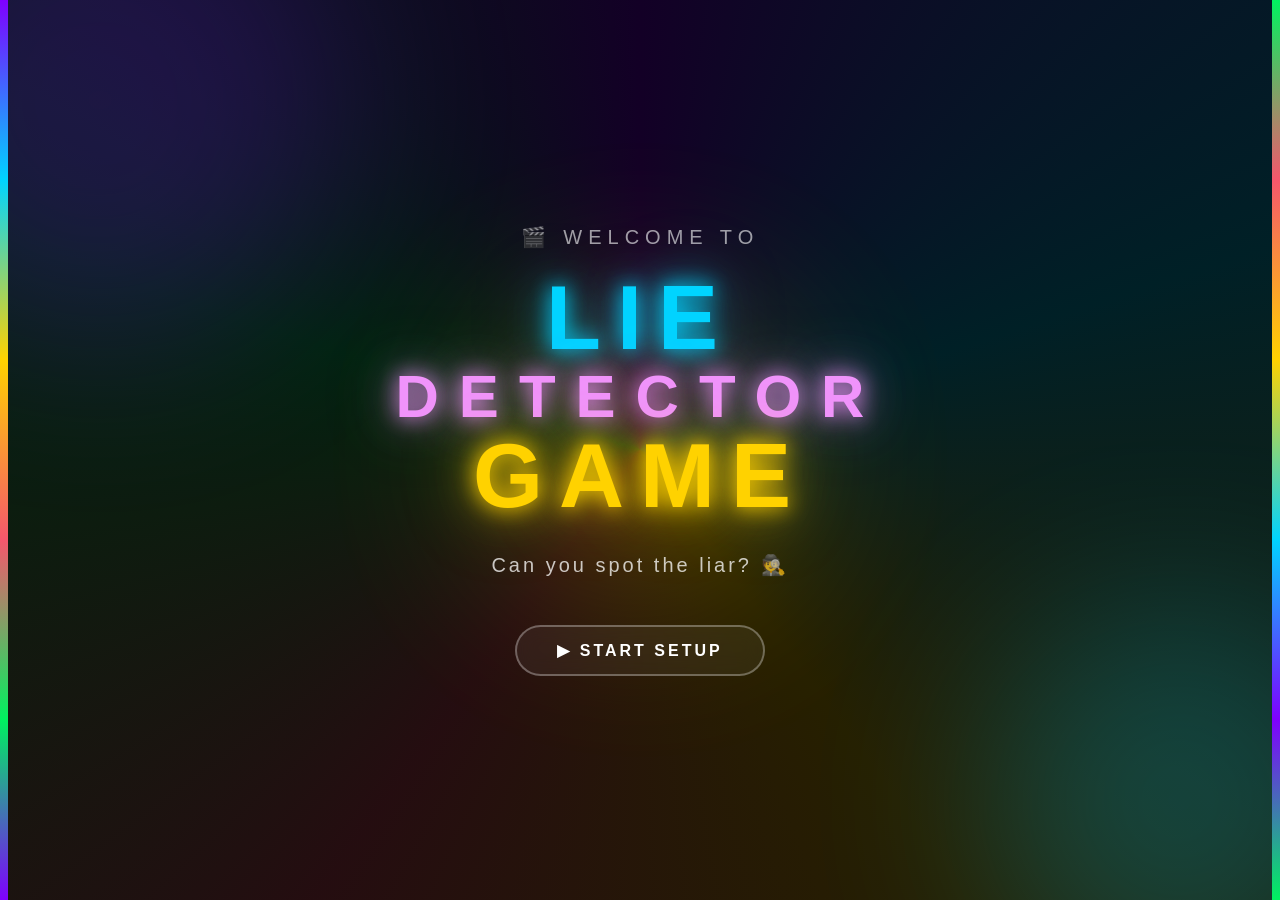
<file: index.html>
<!DOCTYPE html>
<html>
<head>
    <meta charset="UTF-8">
    <title>Lie Detector Game</title>
    <link rel="stylesheet" href="style.css">
</head>
<body>

    <!-- ===================== -->
    <!-- CINEMATIC OPENING     -->
    <!-- ===================== -->
    <div id="opening-screen">

        <!-- Flashing light bars -->
        <div class="light-bar left-bar"></div>
        <div class="light-bar right-bar"></div>

        <!-- Spotlight circles -->
        <div class="spotlight spot-1"></div>
        <div class="spotlight spot-2"></div>
        <div class="spotlight spot-3"></div>

        <!-- Game show title -->
        <div id="opening-content">
            <div id="opening-subtitle">🎬 Welcome to</div>
            <div id="opening-title">
                <span class="title-word">LIE</span>
                <span class="title-word">DETECTOR</span>
                <span class="title-word">GAME</span>
            </div>
            <div id="opening-tagline">Can you spot the liar? 🕵️</div>
            <button id="skip-btn" onclick="skipOpening()">▶ Start Setup</button>
        </div>

    </div>

    <!-- ===================== -->
    <!-- MAIN GAME SETUP       -->
    <!-- ===================== -->
    <div id="main-content" class="hidden">

        <nav>
            <span class="nav-title">🕵️ Lie Detector Game</span>
            <a href="rules.html" class="nav-btn">📖 Rules</a>
        </nav>

        <div class="container">
            <h1>🎉 Welcome!</h1>
            <p class="subtitle">Add up to 20 players, then start the game.</p>

            <div class="card">
                <h2>👥 Add Players</h2>
                <div id="input-section">
                    <input type="text" id="player-input" placeholder="Enter player name..." />
                    <button id="add-player-btn">Add Player</button>
                </div>
                <ul id="player-list"></ul>
                <p id="player-count">0 / 20 players added</p>
            </div>

            <button id="start-game-btn" class="big-btn">🚀 Start Game</button>
        </div>

    </div>

    <script src="script.js"></script>
</body>
</html>
</file>
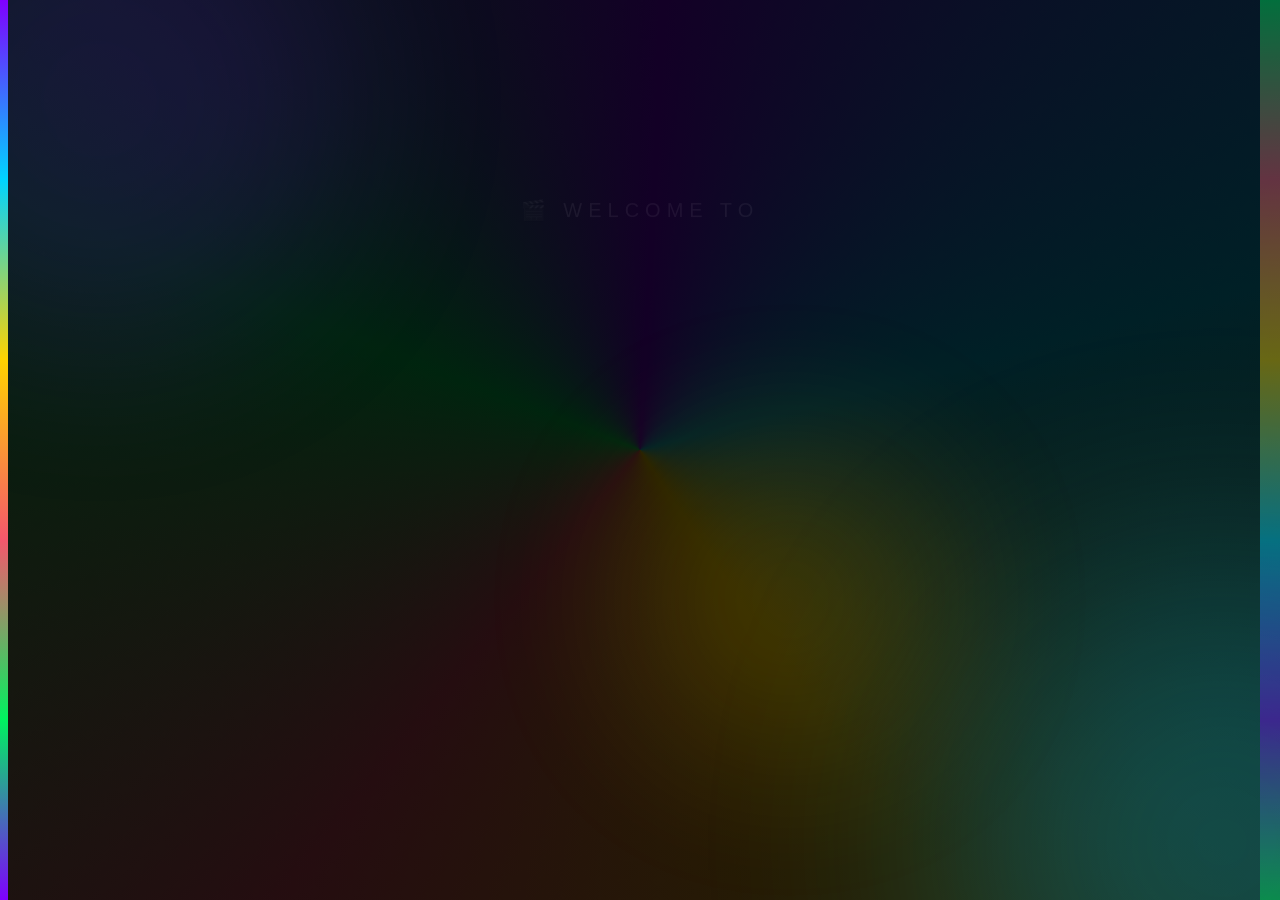
<file: game.html>
<!DOCTYPE html>
<html>
<head>
    <meta charset="UTF-8">
    <title>Lie Detector Game</title>
    <link rel="stylesheet" href="style.css">
</head>
<body>

    <!-- Navigation -->
    <nav>
        <span class="nav-title">🕵️ Lie Detector Game</span>
        <a href="index.html" class="nav-btn">🏠 Home</a>
    </nav>

    <div class="container">

        <!-- ===================== -->
        <!-- STAGE 1: SPEAKER REVEAL -->
        <!-- ===================== -->
        <div id="stage-1" class="stage">
            <p class="stage-label">Round <span class="round-display">1</span> of 3</p>
            <h1>🎯 Speaker This Round</h1>
            <div class="card">
                <p class="subtitle">The spotlight is on...</p>
                <!-- Dramatic reveal animation -->
                <div id="speaker-reveal">
                    <div id="speaker-cycling" class="big-name cycling">?</div>
                    <h2 id="speaker-name" class="big-name hidden">-</h2>
                </div>
                <p class="subtitle">Get ready to craft your 2 lies and 1 truth!</p>
            </div>
            <button class="big-btn" onclick="goToStage(2)">⏱ Start Prep Timer</button>
        </div>

        <!-- ===================== -->
        <!-- STAGE 2: PREP TIMER -->
        <!-- ===================== -->
        <div id="stage-2" class="stage hidden">
            <p class="stage-label">Round <span class="round-display">1</span> of 3</p>
            <h1>🧠 Prep Time!</h1>
            <div class="card">
                <p class="subtitle">Think of <strong>2 lies</strong> and <strong>1 truth</strong></p>
                <div id="prep-timer-circle" class="timer-circle">
                    <span id="prep-timer-display">90</span>
                </div>
                <p id="prep-timer-status" class="subtitle">Timer running...</p>
            </div>
            <button class="big-btn" onclick="endPrepTimer()">⏭ Skip to Guessing</button>
        </div>

        <!-- ===================== -->
        <!-- STAGE 3: GUESSING TIMER -->
        <!-- ===================== -->
        <div id="stage-3" class="stage hidden">
            <p class="stage-label">Round <span class="round-display">1</span> of 3</p>
            <h1>💬 Guessing Time!</h1>
            <div class="card">
                <p class="subtitle">📲 Players — type your guess in <strong>MS Teams chat</strong> now!</p>
                <div id="guess-timer-circle" class="timer-circle">
                    <span id="guess-timer-display">60</span>
                </div>
                <p id="guess-timer-status" class="subtitle">Timer running...</p>
            </div>
            <button class="big-btn" onclick="endGuessTimer()">⏭ Skip to Scoring</button>
        </div>

        <!-- ===================== -->
        <!-- STAGE 4: SCORING -->
        <!-- ===================== -->
        <div id="stage-4" class="stage hidden">
            <p class="stage-label">Round <span class="round-display">1</span> of 3</p>
            <h1>🏅 Scoring</h1>

            <div class="card">
                <h2>✅ Correct Guessers</h2>
                <p class="subtitle">Click +1 for each player who guessed correctly</p>
                <ul id="guesser-list"></ul>
            </div>

            <div class="card">
                <h2>🎭 Speaker: <span id="scoring-speaker-name">-</span></h2>
                <p class="subtitle">How many players guessed <strong>wrong</strong>?</p>
                <div id="wrong-guess-section">
                    <div id="wrong-count-display">Wrong guesses: <strong id="wrong-count">0</strong></div>
                    <br>
                    <button class="yellow-btn" onclick="addWrongGuess()">+1 Wrong Guess</button>
                    <button class="red-btn" onclick="removeWrongGuess()">-1 Wrong Guess</button>
                </div>
                <p id="speaker-points-earned" class="subtitle" style="margin-top:12px; color:#00d4ff;"></p>
            </div>

            <button class="big-btn" id="done-scoring-btn" onclick="doneScoringClicked()">✅ Done Scoring</button>

            <div id="fooled-message" class="card hidden" style="margin-top: 24px;">
                <h2 id="fooled-text"></h2>
            </div>

            <div id="next-round-div" class="hidden" style="margin-top: 20px;">
                <button class="big-btn" onclick="goToNextRound()">⏭ Next Round</button>
            </div>
        </div>

        <!-- ===================== -->
        <!-- STAGE 5: LEADERBOARD -->
        <!-- ===================== -->
        <div id="stage-5" class="stage hidden">
            <p class="stage-label">Round <span class="round-display">1</span> of 3</p>
            <h1 id="leaderboard-title">📊 Round Leaderboard</h1>
            <div class="card">
                <ol id="leaderboard-list"></ol>
            </div>
            <button class="big-btn" id="leaderboard-next-btn" onclick="leaderboardNext()">⏭ Next Round</button>
        </div>

    </div>

    <div id="fireworks-container"></div>

    <script src="game.js"></script>
</body>
</html>
</file>
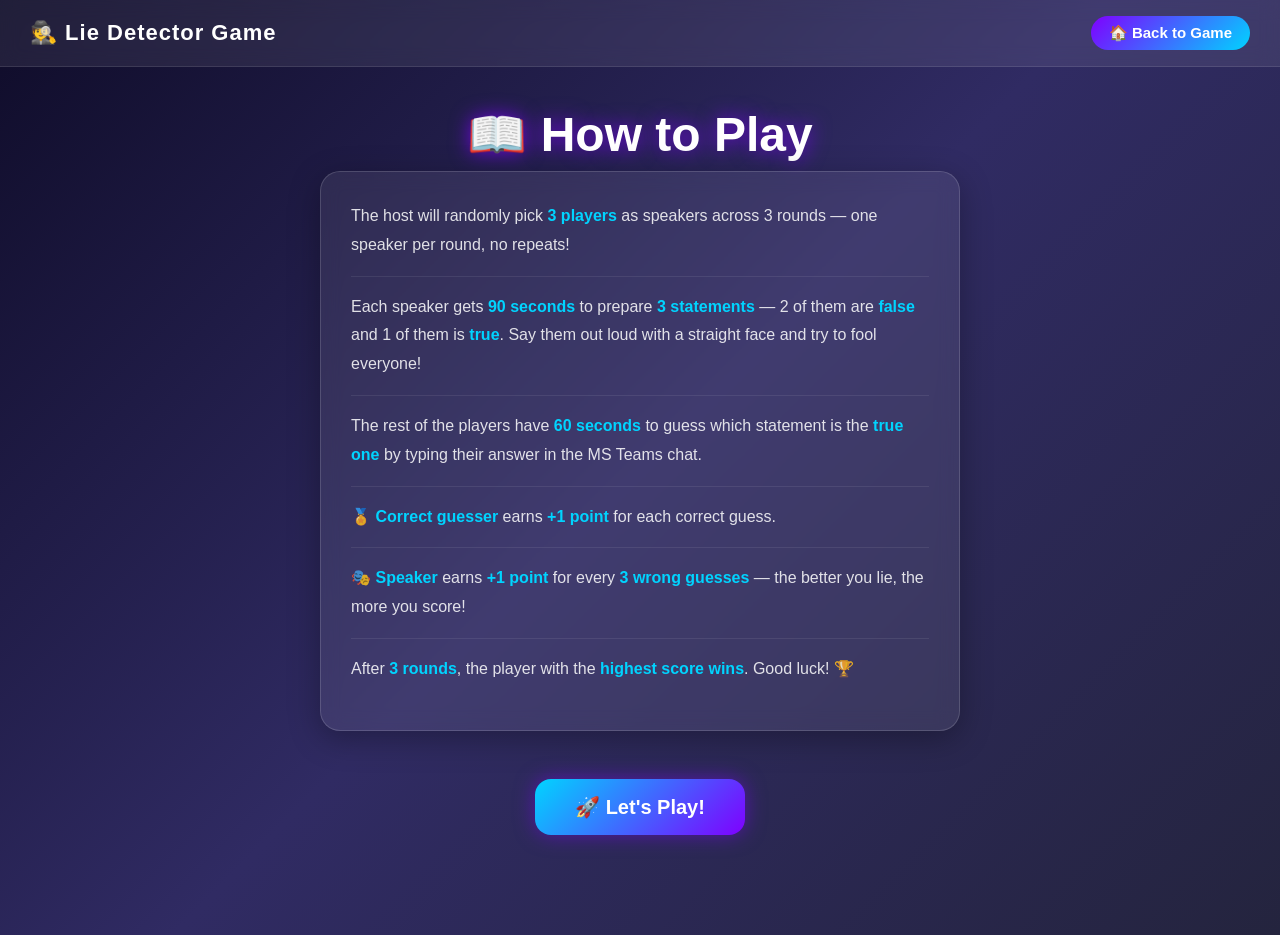
<file: rules.html>
<!DOCTYPE html>
<html>
<head>
    <meta charset="UTF-8">
    <title>Game Rules - Lie Detector</title>
    <link rel="stylesheet" href="style.css">
</head>
<body>

    <!-- Navigation bar -->
    <nav>
        <span class="nav-title">🕵️ Lie Detector Game</span>
        <a href="index.html" class="nav-btn">🏠 Back to Game</a>
    </nav>

    <div class="container">
        <h1>📖 How to Play</h1>

        <div class="card rules-card">

            <p class="rules-text">
                The host will randomly pick <strong>3 players</strong> as speakers across 3 rounds — one speaker per round, no repeats!
            </p>

            <p class="rules-text">
                Each speaker gets <strong>90 seconds</strong> to prepare <strong>3 statements</strong> — 2 of them are <strong>false</strong> and 1 of them is <strong>true</strong>. Say them out loud with a straight face and try to fool everyone!
            </p>

            <p class="rules-text">
                The rest of the players have <strong>60 seconds</strong> to guess which statement is the <strong>true one</strong> by typing their answer in the MS Teams chat.
            </p>

            <p class="rules-text">
                🏅 <strong>Correct guesser</strong> earns <strong>+1 point</strong> for each correct guess.
            </p>

            <p class="rules-text">
                🎭 <strong>Speaker</strong> earns <strong>+1 point</strong> for every <strong>3 wrong guesses</strong> — the better you lie, the more you score!
            </p>

            <p class="rules-text">
                After <strong>3 rounds</strong>, the player with the <strong>highest score wins</strong>. Good luck! 🏆
            </p>

        </div>

        <a href="index.html" class="big-btn-link">🚀 Let's Play!</a>

    </div>

</body>
</html>
</file>
<file: style.css>
/* ========================================
   BASE & RESET
======================================== */
* {
    box-sizing: border-box;
    margin: 0;
    padding: 0;
}

body {
    font-family: 'Arial Rounded MT Bold', Arial, sans-serif;
    background: linear-gradient(135deg, #0f0c29, #302b63, #24243e);
    min-height: 100vh;
    padding-bottom: 60px;
    color: white;
}

/* ========================================
   CINEMATIC OPENING
======================================== */
#opening-screen {
    position: fixed;
    top: 0;
    left: 0;
    width: 100vw;
    height: 100vh;
    background: #000;
    z-index: 9999;
    display: flex;
    flex-direction: column;
    align-items: center;
    justify-content: center;
    overflow: hidden;
}

/* Animated background gradient */
#opening-screen::before {
    content: '';
    position: absolute;
    width: 200%;
    height: 200%;
    background: conic-gradient(
        from 0deg,
        #7f00ff, #00d4ff, #ffd200,
        #f5576c, #00f260, #7f00ff
    );
    animation: spinBg 6s linear infinite;
    opacity: 0.15;
    top: -50%;
    left: -50%;
}

@keyframes spinBg {
    from { transform: rotate(0deg); }
    to   { transform: rotate(360deg); }
}

/* Flashing light bars */
.light-bar {
    position: absolute;
    top: 0;
    width: 8px;
    height: 100%;
    z-index: 2;
}

.left-bar {
    left: 0;
    background: linear-gradient(180deg,
        #7f00ff, #00d4ff, #ffd200,
        #f5576c, #00f260, #7f00ff);
    animation: barPulse 0.5s infinite alternate;
}

.right-bar {
    right: 0;
    background: linear-gradient(180deg,
        #00f260, #f5576c, #ffd200,
        #00d4ff, #7f00ff, #00f260);
    animation: barPulse 0.5s infinite alternate-reverse;
}

@keyframes barPulse {
    from { opacity: 1; width: 8px; }
    to   { opacity: 0.4; width: 20px; }
}

/* Spotlight blobs */
.spotlight {
    position: absolute;
    border-radius: 50%;
    filter: blur(90px);
    opacity: 0.2;
    z-index: 1;
}

.spot-1 {
    width: 500px;
    height: 500px;
    background: #7f00ff;
    top: -150px;
    left: -150px;
    animation: blobFloat 4s ease-in-out infinite alternate;
}

.spot-2 {
    width: 400px;
    height: 400px;
    background: #00d4ff;
    bottom: -100px;
    right: -100px;
    animation: blobFloat 3.5s ease-in-out infinite alternate-reverse;
}

.spot-3 {
    width: 300px;
    height: 300px;
    background: #ffd200;
    top: 50%;
    left: 50%;
    transform: translate(-50%, -50%);
    animation: blobFloat 5s ease-in-out infinite alternate;
}

@keyframes blobFloat {
    from { transform: scale(1) translate(0, 0); opacity: 0.15; }
    to   { transform: scale(1.4) translate(30px, 30px); opacity: 0.25; }
}

/* Opening content */
#opening-content {
    position: relative;
    z-index: 10;
    text-align: center;
    display: flex;
    flex-direction: column;
    align-items: center;
    gap: 16px;
}

#opening-subtitle {
    font-size: 20px;
    color: rgba(255,255,255,0.6);
    letter-spacing: 6px;
    text-transform: uppercase;
    animation: fadeSlideDown 0.8s ease-out forwards;
}

@keyframes fadeSlideDown {
    from { opacity: 0; transform: translateY(-30px); }
    to   { opacity: 1; transform: translateY(0); }
}

/* Title words */
#opening-title {
    display: flex;
    flex-direction: column;
    align-items: center;
    gap: 4px;
    margin: 8px 0;
}

.title-word {
    font-size: 90px;
    font-weight: 900;
    letter-spacing: 16px;
    text-transform: uppercase;
    opacity: 0;
    display: block;
    animation: wordBurst 0.7s cubic-bezier(0.175, 0.885, 0.32, 1.275) forwards;
    line-height: 1;
}

.title-word:nth-child(1) {
    color: #00d4ff;
    text-shadow:
        0 0 20px rgba(0,212,255,1),
        0 0 40px rgba(0,212,255,0.7),
        0 0 80px rgba(0,212,255,0.4);
    animation-delay: 0.4s;
}

.title-word:nth-child(2) {
    color: #f093fb;
    text-shadow:
        0 0 20px rgba(240,147,251,1),
        0 0 40px rgba(240,147,251,0.7),
        0 0 80px rgba(240,147,251,0.4);
    animation-delay: 0.9s;
    font-size: 60px;
    letter-spacing: 20px;
}

.title-word:nth-child(3) {
    color: #ffd200;
    text-shadow:
        0 0 20px rgba(255,210,0,1),
        0 0 40px rgba(255,210,0,0.7),
        0 0 80px rgba(255,210,0,0.4);
    animation-delay: 1.4s;
}

@keyframes wordBurst {
    0%   { opacity: 0; transform: scale(3); filter: blur(20px); }
    60%  { opacity: 1; transform: scale(0.95); filter: blur(0); }
    80%  { transform: scale(1.05); }
    100% { opacity: 1; transform: scale(1); filter: blur(0); }
}

/* Tagline */
#opening-tagline {
    font-size: 20px;
    color: rgba(255,255,255,0.75);
    letter-spacing: 3px;
    opacity: 0;
    animation: fadeSlideUp 0.8s ease-out 2s forwards;
    margin-top: 8px;
}

@keyframes fadeSlideUp {
    from { opacity: 0; transform: translateY(20px); }
    to   { opacity: 1; transform: translateY(0); }
}

/* Skip button */
#skip-btn {
    margin-top: 32px;
    background: transparent;
    color: white;
    font-size: 16px;
    padding: 14px 40px;
    border: 2px solid rgba(255,255,255,0.3);
    border-radius: 40px;
    cursor: pointer;
    letter-spacing: 3px;
    text-transform: uppercase;
    opacity: 0;
    animation: fadeSlideUp 0.8s ease-out 2.5s forwards;
    transition: all 0.3s;
    backdrop-filter: blur(10px);
    background: rgba(255,255,255,0.05);
}

#skip-btn:hover {
    border-color: #00d4ff;
    color: #00d4ff;
    box-shadow: 0 0 20px rgba(0,212,255,0.4);
    transform: scale(1.05);
}

/* ========================================
   NAVIGATION BAR
======================================== */
nav {
    background: rgba(255, 255, 255, 0.08);
    backdrop-filter: blur(10px);
    display: flex;
    justify-content: space-between;
    align-items: center;
    padding: 16px 30px;
    border-bottom: 1px solid rgba(255, 255, 255, 0.1);
}

.nav-title {
    color: white;
    font-size: 22px;
    font-weight: bold;
    letter-spacing: 1px;
}

.nav-btn {
    background: linear-gradient(135deg, #7f00ff, #00d4ff);
    color: white;
    padding: 8px 18px;
    border-radius: 20px;
    text-decoration: none;
    font-size: 15px;
    font-weight: bold;
    transition: opacity 0.2s, transform 0.2s;
}

.nav-btn:hover {
    opacity: 0.85;
    transform: scale(1.05);
}

/* ========================================
   CONTAINER
======================================== */
.container {
    max-width: 680px;
    margin: 40px auto;
    padding: 0 20px;
    text-align: center;
}

h1 {
    font-size: 48px;
    color: white;
    text-shadow: 0 0 20px rgba(127, 0, 255, 0.8);
    margin-bottom: 8px;
}

.subtitle {
    color: rgba(255, 255, 255, 0.75);
    font-size: 18px;
    margin-bottom: 28px;
}

/* ========================================
   CARDS
======================================== */
.card {
    background: rgba(255, 255, 255, 0.08);
    border: 1px solid rgba(255, 255, 255, 0.15);
    border-radius: 20px;
    padding: 30px;
    margin-bottom: 24px;
    backdrop-filter: blur(10px);
    box-shadow: 0 8px 32px rgba(0, 0, 0, 0.3);
}

.card h2 {
    font-size: 24px;
    margin-bottom: 18px;
    color: #00d4ff;
    text-shadow: 0 0 10px rgba(0, 212, 255, 0.5);
}

/* ========================================
   INPUT & BUTTONS
======================================== */
#input-section {
    display: flex;
    justify-content: center;
    gap: 10px;
    flex-wrap: wrap;
}

#player-input {
    padding: 12px 16px;
    font-size: 16px;
    width: 240px;
    border: 2px solid rgba(255, 255, 255, 0.2);
    border-radius: 12px;
    background: rgba(255, 255, 255, 0.1);
    color: white;
    outline: none;
    transition: border 0.2s;
}

#player-input::placeholder {
    color: rgba(255, 255, 255, 0.45);
}

#player-input:focus {
    border-color: #00d4ff;
    box-shadow: 0 0 10px rgba(0, 212, 255, 0.4);
}

button {
    padding: 12px 20px;
    font-size: 16px;
    cursor: pointer;
    border: none;
    border-radius: 12px;
    font-weight: bold;
    transition: transform 0.15s, opacity 0.2s;
}

button:hover {
    opacity: 0.88;
    transform: scale(1.04);
}

#add-player-btn {
    background: linear-gradient(135deg, #7f00ff, #00d4ff);
    color: white;
}

.big-btn {
    background: linear-gradient(135deg, #00d4ff, #7f00ff);
    color: white;
    font-size: 20px;
    padding: 16px 40px;
    border-radius: 16px;
    border: none;
    cursor: pointer;
    font-weight: bold;
    box-shadow: 0 0 20px rgba(127, 0, 255, 0.5);
    transition: transform 0.15s, opacity 0.2s;
}

.big-btn:hover {
    transform: scale(1.05);
    opacity: 0.9;
}

.big-btn-link {
    display: inline-block;
    margin-top: 24px;
    background: linear-gradient(135deg, #00d4ff, #7f00ff);
    color: white;
    font-size: 20px;
    padding: 16px 40px;
    border-radius: 16px;
    text-decoration: none;
    font-weight: bold;
    box-shadow: 0 0 20px rgba(127, 0, 255, 0.5);
    transition: transform 0.15s, opacity 0.2s;
}

.big-btn-link:hover {
    transform: scale(1.05);
    opacity: 0.9;
}

.green-btn {
    background: linear-gradient(135deg, #00f260, #0575e6);
    color: white;
}

.yellow-btn {
    background: linear-gradient(135deg, #f7971e, #ffd200);
    color: #222;
}

.red-btn {
    background: linear-gradient(135deg, #f5576c, #f093fb);
    color: white;
}

/* ========================================
   PLAYER LIST
======================================== */
#player-list {
    list-style: none;
    margin-top: 16px;
}

#player-list li {
    font-size: 17px;
    padding: 8px 0;
    color: rgba(255, 255, 255, 0.9);
}

#player-count {
    margin-top: 14px;
    font-size: 15px;
    color: rgba(255, 255, 255, 0.5);
}

/* ========================================
   TIMER CIRCLE
======================================== */
.timer-circle {
    width: 150px;
    height: 150px;
    border-radius: 50%;
    background: linear-gradient(135deg, #7f00ff, #00d4ff);
    display: flex;
    align-items: center;
    justify-content: center;
    margin: 20px auto;
    box-shadow: 0 0 30px rgba(127, 0, 255, 0.6);
}

.timer-circle span {
    font-size: 56px;
    font-weight: bold;
    color: white;
    text-shadow: 0 0 10px rgba(255,255,255,0.5);
}

.timer-circle.urgent {
    background: linear-gradient(135deg, #f5576c, #f093fb);
    box-shadow: 0 0 30px rgba(245, 87, 108, 0.8);
    animation: pulse 0.7s infinite alternate;
}

@keyframes pulse {
    from { transform: scale(1); }
    to   { transform: scale(1.08); }
}

/* ========================================
   CURRENT PLAYER
======================================== */
.current-player {
    font-size: 22px;
    color: rgba(255, 255, 255, 0.85);
    margin-bottom: 10px;
}

.current-player strong {
    color: #00d4ff;
    text-shadow: 0 0 10px rgba(0, 212, 255, 0.6);
}

/* ========================================
   POINT SECTION
======================================== */
#point-section {
    margin: 16px 0;
    font-size: 16px;
    color: rgba(255, 255, 255, 0.8);
}

#point-player-select {
    padding: 10px;
    font-size: 16px;
    border-radius: 10px;
    border: 2px solid rgba(255, 255, 255, 0.2);
    background: rgba(255, 255, 255, 0.1);
    color: white;
    margin: 8px 6px;
}

/* ========================================
   LEADERBOARD
======================================== */
#leaderboard-list {
    list-style: none;
    margin: 16px 0;
    padding: 0;
}

#leaderboard-list li {
    font-size: 22px;
    padding: 12px 0;
    border-bottom: 1px solid rgba(255, 255, 255, 0.1);
    color: white;
}

/* ========================================
   RULES PAGE
======================================== */
.rules-card {
    text-align: left;
}

.rules-text {
    font-size: 16px;
    color: rgba(255, 255, 255, 0.85);
    line-height: 1.8;
    margin-bottom: 16px;
    padding-bottom: 16px;
    border-bottom: 1px solid rgba(255, 255, 255, 0.08);
}

.rules-text:last-child {
    border-bottom: none;
    margin-bottom: 0;
}

.rules-text strong {
    color: #00d4ff;
}

/* ========================================
   SPEAKER REVEAL ANIMATION
======================================== */
.big-name {
    font-size: 52px;
    font-weight: bold;
    color: #00d4ff;
    text-shadow: 0 0 20px rgba(0, 212, 255, 0.8);
    margin: 16px 0;
    min-height: 70px;
}

.cycling {
    animation: colorCycle 0.1s infinite alternate;
    font-size: 52px;
}

@keyframes colorCycle {
    0%   { color: #00d4ff; }
    25%  { color: #f093fb; }
    50%  { color: #ffd200; }
    75%  { color: #00f260; }
    100% { color: #f5576c; }
}

.name-pop {
    animation: namePop 0.5s ease-out forwards;
}

@keyframes namePop {
    0%   { transform: scale(0.5); opacity: 0; }
    70%  { transform: scale(1.2); opacity: 1; }
    100% { transform: scale(1);   opacity: 1; }
}

/* ========================================
   FIREWORKS
======================================== */
.firework-particle {
    position: fixed;
    width: 6px;
    height: 6px;
    border-radius: 50%;
    pointer-events: none;
    animation: particleFly 1.2s ease-out forwards;
}

@keyframes particleFly {
    0%   { transform: translate(0,0) scale(1); opacity: 1; }
    100% { transform: translate(var(--dx), var(--dy)) scale(0); opacity: 0; }
}

/* ========================================
   STAGE LABEL
======================================== */
.stage-label {
    font-size: 13px;
    text-transform: uppercase;
    letter-spacing: 2px;
    color: rgba(255, 255, 255, 0.4);
    margin-bottom: 6px;
}

/* ========================================
   UTILITY
======================================== */
.hidden {
    display: none;
}
</file>
